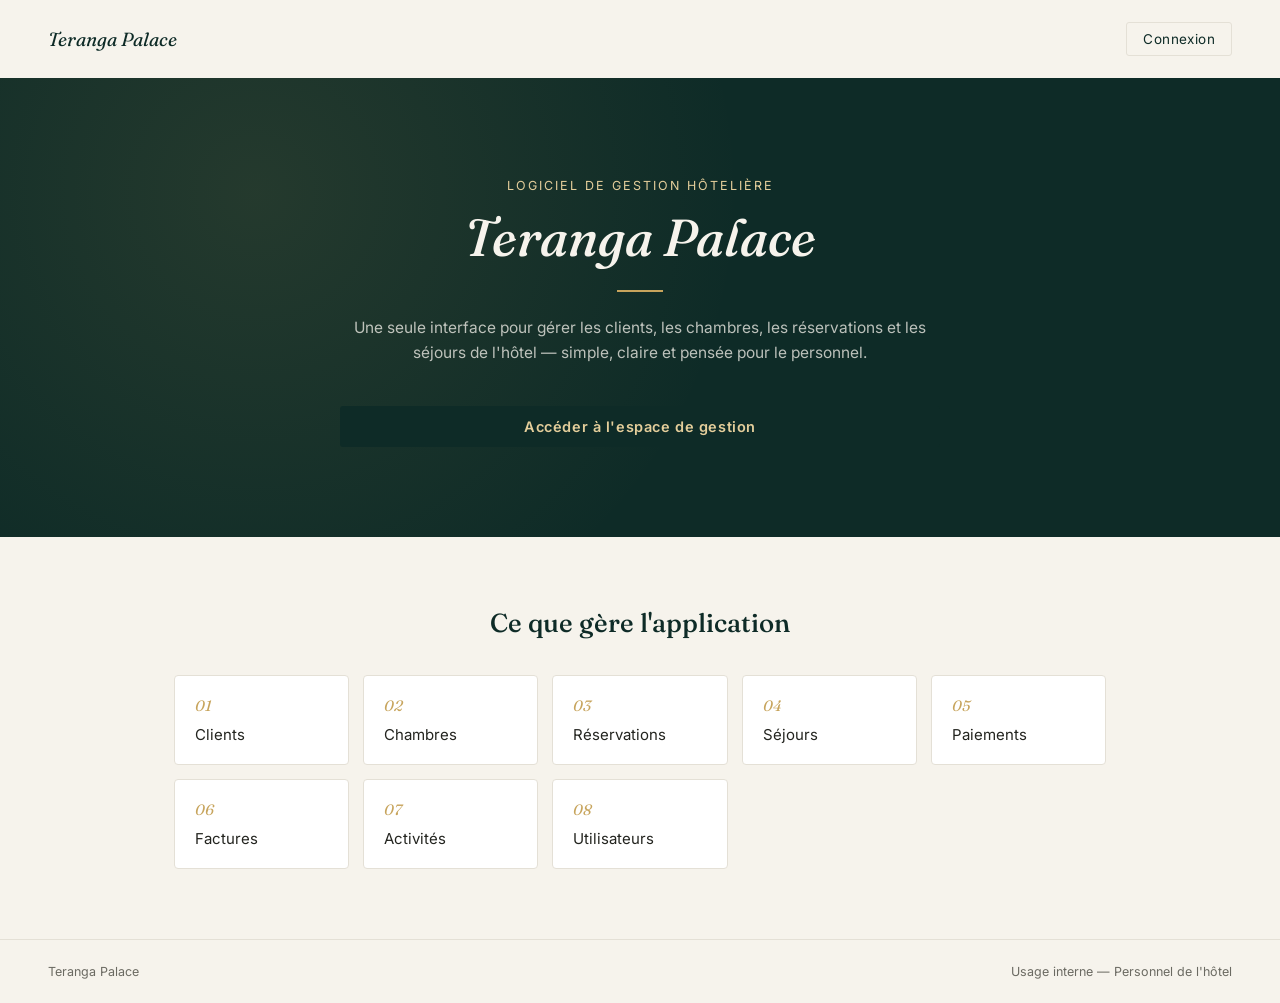
<file: index.html>
<!DOCTYPE html>
<html lang="fr">
<head>
<meta charset="UTF-8" />
<meta name="viewport" content="width=device-width, initial-scale=1.0" />
<title>TERANGA PALACE — Logiciel de Gestion Hôtelière</title>
<link rel="preconnect" href="https://fonts.googleapis.com">
<link href="https://fonts.googleapis.com/css2?family=Fraunces:ital,wght@0,500;1,500&family=Inter:wght@400;500;600&display=swap" rel="stylesheet">
<link rel="stylesheet" href="css/style.css" />
</head>
<body>

<div class="page-accueil">

    <header class="entete-publique">
        <span class="nom-entete">Teranga Palace</span>
        <a href="connexion.html" class="lien-connexion">Connexion</a>
    </header>

    <section class="hero">
        <div class="hero-contenu">
            <div class="sous-titre">Logiciel de Gestion Hôtelière</div>
            <h1>Teranga Palace</h1>
            <div class="trait"></div>
            <p class="accroche">
                Une seule interface pour gérer les clients, les chambres,
                les réservations et les séjours de l'hôtel — simple, claire
                et pensée pour le personnel.
            </p>
            <a href="connexion.html" class="bouton-principal bouton-hero">Accéder à l'espace de gestion</a>
        </div>
    </section>

    <section class="apercu">
        <div class="apercu-entete">
            <h2>Ce que gère l'application</h2>
        </div>
        <div class="grille-apercu">
            <div class="carte-apercu"><span class="chiffre">01</span><span>Clients</span></div>
            <div class="carte-apercu"><span class="chiffre">02</span><span>Chambres</span></div>
            <div class="carte-apercu"><span class="chiffre">03</span><span>Réservations</span></div>
            <div class="carte-apercu"><span class="chiffre">04</span><span>Séjours</span></div>
            <div class="carte-apercu"><span class="chiffre">05</span><span>Paiements</span></div>
            <div class="carte-apercu"><span class="chiffre">06</span><span>Factures</span></div>
            <div class="carte-apercu"><span class="chiffre">07</span><span>Activités</span></div>
            <div class="carte-apercu"><span class="chiffre">08</span><span>Utilisateurs</span></div>
        </div>
    </section>

    <footer class="pied-page">
        <span>Teranga Palace</span>
        <span>Usage interne — Personnel de l'hôtel</span>
    </footer>

</div>

</body>
</html>
</file>
<file: css/style.css>
/* ============================================
   TERANGA PALACE — Feuille de style unique
   ============================================ */

:root {
    --vert-nuit: #0E2B27;
    --vert-nuit-clair: #17423C;
    --or: #C7A45C;
    --or-clair: #E4CE9B;
    --ivoire: #F6F3EC;
    --blanc: #FFFFFF;
    --texte: #23241F;
    --texte-doux: #6B6A62;
    --bordure: #E4E0D6;
    --rouge: #B3453D;
    --vert-succes: #4C7A63;

    --police-titre: "Fraunces", Georgia, serif;
    --police-texte: "Inter", -apple-system, sans-serif;
}

* { box-sizing: border-box; margin: 0; padding: 0; }

body {
    font-family: var(--police-texte);
    color: var(--texte);
    background: var(--ivoire);
    -webkit-font-smoothing: antialiased;
}

a { text-decoration: none; color: inherit; }
button { font-family: inherit; cursor: pointer; }

/* ---------- Logo ---------- */

.logo {
    height: 40px;
    width: auto;
    display: block;
}

.entete-publique .logo { height: 34px; }
.sidebar .logo { height: 32px; margin-bottom: 6px; }
.logo-connexion { height: 48px; margin: 0 auto 14px; }

/* ---------- Page d'accueil publique ---------- */

.page-accueil { background: var(--ivoire); min-height: 100vh; }

.entete-publique {
    display: flex;
    align-items: center;
    justify-content: space-between;
    padding: 22px 48px;
}

.entete-publique .nom-entete {
    display: flex;
    align-items: center;
    gap: 10px;
    font-family: var(--police-titre);
    font-style: italic;
    font-size: 19px;
    color: var(--vert-nuit);
}

.entete-publique .lien-connexion {
    font-size: 13.5px;
    letter-spacing: 0.03em;
    color: var(--vert-nuit);
    border: 1px solid var(--bordure);
    padding: 8px 16px;
    border-radius: 3px;
    transition: border-color 0.15s ease;
}

.entete-publique .lien-connexion:hover { border-color: var(--or); }

.hero {
    background:
        radial-gradient(circle at 20% 25%, rgba(199,164,92,0.12), transparent 45%),
        var(--vert-nuit);
    padding: 100px 24px 90px;
    text-align: center;
}

.hero-contenu { max-width: 600px; margin: 0 auto; }

.hero .sous-titre {
    font-size: 12.5px;
    letter-spacing: 0.16em;
    text-transform: uppercase;
    color: var(--or-clair);
    margin-bottom: 16px;
}

.hero h1 {
    font-family: var(--police-titre);
    font-style: italic;
    font-weight: 500;
    font-size: 52px;
    color: var(--ivoire);
    line-height: 1.1;
}

.hero .trait { width: 46px; height: 2px; background: var(--or); margin: 24px auto; }

.hero .accroche {
    color: rgba(246,243,236,0.75);
    font-size: 15.5px;
    line-height: 1.6;
    margin-bottom: 34px;
}

.bouton-hero {
    display: inline-block;
    width: auto;
    padding: 13px 30px;
    background: var(--or);
    color: var(--vert-nuit);
    font-weight: 600;
}

.bouton-hero:hover { background: var(--or-clair); }

.apercu { max-width: 980px; margin: 0 auto; padding: 70px 24px; }

.apercu-entete { text-align: center; margin-bottom: 36px; }

.apercu-entete h2 {
    font-family: var(--police-titre);
    font-weight: 500;
    font-size: 26px;
    color: var(--vert-nuit);
}

.grille-apercu {
    display: grid;
    grid-template-columns: repeat(auto-fit, minmax(160px, 1fr));
    gap: 14px;
}

.carte-apercu {
    background: var(--blanc);
    border: 1px solid var(--bordure);
    border-radius: 4px;
    padding: 20px;
    display: flex;
    flex-direction: column;
    gap: 10px;
}

.carte-apercu .chiffre {
    font-family: var(--police-titre);
    font-style: italic;
    color: var(--or);
    font-size: 15px;
}

.carte-apercu span:last-child { font-size: 15px; color: var(--texte); }

.pied-page {
    display: flex;
    justify-content: space-between;
    padding: 24px 48px;
    border-top: 1px solid var(--bordure);
    font-size: 12.5px;
    color: var(--texte-doux);
}

/* ---------- Page de connexion ---------- */

.lien-retour {
    position: absolute;
    top: 26px;
    left: 32px;
    font-size: 13px;
    color: rgba(246,243,236,0.7);
}

.lien-retour:hover { color: var(--or-clair); }

.page-connexion {
    position: relative;
    min-height: 100vh;
    display: flex;
    align-items: center;
    justify-content: center;
    background:
        radial-gradient(circle at 15% 20%, rgba(199,164,92,0.10), transparent 45%),
        var(--vert-nuit);
    padding: 24px;
}

.carte-connexion {
    width: 100%;
    max-width: 400px;
    background: var(--blanc);
    border-radius: 4px;
    padding: 44px 40px 36px;
    box-shadow: 0 30px 60px rgba(0,0,0,0.35);
}

.marque {
    text-align: center;
    margin-bottom: 32px;
}

.marque .nom {
    font-family: var(--police-titre);
    font-style: italic;
    font-size: 30px;
    letter-spacing: 0.02em;
    color: var(--vert-nuit);
}

.marque .trait {
    width: 42px;
    height: 2px;
    background: var(--or);
    margin: 14px auto;
}

.logo-sidebar { height: 32px; margin-bottom: 8px; }

.marque .sous-titre {
    font-size: 12.5px;
    letter-spacing: 0.14em;
    text-transform: uppercase;
    color: var(--texte-doux);
}

.champ {
    margin-bottom: 18px;
}

.champ label {
    display: block;
    font-size: 12.5px;
    letter-spacing: 0.05em;
    text-transform: uppercase;
    color: var(--texte-doux);
    margin-bottom: 6px;
}

.champ input,
.champ select {
    width: 100%;
    padding: 11px 13px;
    border: 1px solid var(--bordure);
    border-radius: 3px;
    font-size: 14.5px;
    font-family: inherit;
    background: var(--ivoire);
    color: var(--texte);
}

.champ input:focus,
.champ select:focus {
    outline: 2px solid var(--or);
    outline-offset: 1px;
    background: var(--blanc);
}

.bouton-principal {
    width: 100%;
    padding: 12px;
    background: var(--vert-nuit);
    color: var(--or-clair);
    border: none;
    border-radius: 3px;
    font-size: 14.5px;
    letter-spacing: 0.04em;
    margin-top: 6px;
    transition: background 0.15s ease;
}

.bouton-principal:hover { background: var(--vert-nuit-clair); }

.message-erreur {
    color: var(--rouge);
    font-size: 13px;
    margin-top: 12px;
    min-height: 16px;
    text-align: center;
}

/* ---------- Structure du dashboard ---------- */

.dashboard {
    display: grid;
    grid-template-columns: 240px 1fr;
    min-height: 100vh;
}

.sidebar {
    background: var(--vert-nuit);
    color: var(--ivoire);
    padding: 26px 18px;
    display: flex;
    flex-direction: column;
    box-shadow: 4px 0 18px rgba(0,0,0,0.14);
    position: relative;
    z-index: 5;
}

.sidebar .marque {
    text-align: left;
    margin-bottom: 22px;
    padding: 0 6px 20px;
    border-bottom: 1px solid rgba(246,243,236,0.08);
}

.sidebar .marque .nom {
    color: var(--or-clair);
    font-size: 21px;
}

.sidebar .marque .sous-titre {
    color: rgba(246,243,236,0.5);
    font-size: 10px;
    margin-top: 5px;
}

.menu { list-style: none; display: flex; flex-direction: column; gap: 2px; }

.menu li a {
    display: flex;
    align-items: center;
    gap: 11px;
    padding: 10px 14px;
    border-radius: 6px;
    font-size: 13.5px;
    color: rgba(246,243,236,0.72);
    border-left: 2px solid transparent;
    transition: background 0.15s ease, color 0.15s ease;
}

.menu li a svg {
    width: 17px;
    height: 17px;
    flex-shrink: 0;
    opacity: 0.85;
}

.menu li a:hover {
    background: rgba(246,243,236,0.06);
    color: var(--ivoire);
}

.menu li a.actif {
    background: rgba(199,164,92,0.14);
    color: var(--or-clair);
    border-left-color: var(--or);
    box-shadow: 0 1px 3px rgba(0,0,0,0.2);
}

.menu li a.actif svg { opacity: 1; }

.zone-principale { display: flex; flex-direction: column; min-width: 0; }

.entete {
    display: flex;
    align-items: center;
    justify-content: space-between;
    padding: 14px 32px;
    background: var(--blanc);
    border-bottom: 1px solid var(--bordure);
    box-shadow: 0 1px 2px rgba(14,43,39,0.03);
}

.entete .infos-utilisateur {
    display: flex;
    align-items: center;
    gap: 12px;
}

.avatar-initiales {
    width: 36px;
    height: 36px;
    border-radius: 50%;
    background: var(--vert-nuit);
    color: var(--or-clair);
    display: flex;
    align-items: center;
    justify-content: center;
    font-family: var(--police-titre);
    font-size: 14px;
    font-weight: 500;
    flex-shrink: 0;
}

.entete .infos-utilisateur .nom-role {
    text-align: right;
    line-height: 1.3;
}

.entete .infos-utilisateur .nom-role .role {
    display: block;
    font-size: 11.5px;
    color: var(--texte-doux);
    text-transform: uppercase;
    letter-spacing: 0.06em;
}

.bouton-deconnexion {
    background: transparent;
    border: 1px solid var(--bordure);
    padding: 8px 14px;
    border-radius: 3px;
    font-size: 13px;
    color: var(--texte);
    transition: border-color 0.15s ease, color 0.15s ease;
}

.bouton-deconnexion:hover { border-color: var(--rouge); color: var(--rouge); }

.content-box { padding: 30px 32px; }

.content-box > section { display: none; }
.content-box > section.actif { display: block; }

.entete-section {
    display: flex;
    align-items: center;
    justify-content: space-between;
    margin-bottom: 20px;
}

.entete-section h2 {
    font-family: var(--police-titre);
    font-weight: 500;
    font-size: 24px;
    color: var(--vert-nuit);
}

.btn-ajouter {
    background: var(--vert-nuit);
    color: var(--or-clair);
    border: none;
    padding: 10px 18px;
    border-radius: 3px;
    font-size: 13.5px;
}

.btn-ajouter:hover { background: var(--vert-nuit-clair); }

/* ---------- Tableau de bord (accueil) ---------- */

.grille-stats {
    display: grid;
    grid-template-columns: repeat(auto-fit, minmax(180px, 1fr));
    gap: 16px;
}

.carte-stat {
    background: var(--blanc);
    border: 1px solid var(--bordure);
    border-radius: 6px;
    padding: 20px;
    border-top: 3px solid var(--or);
    box-shadow: 0 1px 3px rgba(14,43,39,0.06), 0 1px 2px rgba(14,43,39,0.04);
    transition: box-shadow 0.15s ease, transform 0.15s ease;
}

.carte-stat:hover {
    box-shadow: 0 6px 16px rgba(14,43,39,0.10);
    transform: translateY(-1px);
}

.carte-stat .valeur {
    font-family: var(--police-titre);
    font-size: 30px;
    color: var(--vert-nuit);
}

.carte-stat .libelle {
    margin-top: 6px;
    font-size: 12.5px;
    text-transform: uppercase;
    letter-spacing: 0.05em;
    color: var(--texte-doux);
}

.grille-graphiques {
    display: grid;
    grid-template-columns: repeat(auto-fit, minmax(260px, 1fr));
    gap: 16px;
    margin-top: 20px;
}

.carte-graphique {
    background: var(--blanc);
    border: 1px solid var(--bordure);
    border-radius: 6px;
    padding: 20px;
    box-shadow: 0 1px 3px rgba(14,43,39,0.06), 0 1px 2px rgba(14,43,39,0.04);
}

.carte-graphique h3 {
    font-family: var(--police-titre);
    font-weight: 500;
    font-size: 15px;
    color: var(--vert-nuit);
    margin-bottom: 14px;
}

.carte-graphique canvas {
    max-height: 220px;
}

.carte-graphique-large {
    margin-top: 16px;
}

.carte-graphique-large canvas {
    max-height: 260px;
}

/* ---------- Tableaux ---------- */

.conteneur-tableau {
    background: var(--blanc);
    border: 1px solid var(--bordure);
    border-radius: 6px;
    overflow-x: auto;
    box-shadow: 0 1px 3px rgba(14,43,39,0.06), 0 1px 2px rgba(14,43,39,0.04);
}

table { width: 100%; border-collapse: collapse; font-size: 14px; }

thead { background: var(--ivoire); }

th, td {
    text-align: left;
    padding: 12px 16px;
    border-bottom: 1px solid var(--bordure);
}

th {
    font-size: 11.5px;
    text-transform: uppercase;
    letter-spacing: 0.05em;
    color: var(--texte-doux);
}

tbody tr:last-child td { border-bottom: none; }
tbody tr:hover { background: rgba(199,164,92,0.05); }

.etat-vide {
    text-align: center;
    color: var(--texte-doux);
    font-size: 13.5px;
    padding: 26px 16px !important;
}

.actions { display: flex; gap: 8px; }

.actions button {
    border: none;
    background: transparent;
    font-size: 12.5px;
    padding: 5px 9px;
    border-radius: 3px;
}

.btn-modifier { color: var(--vert-nuit); border: 1px solid var(--bordure) !important; }
.btn-supprimer { color: var(--rouge); border: 1px solid var(--bordure) !important; }
.btn-imprimer { color: var(--or); border: 1px solid var(--bordure) !important; }

/* ---------- Modale (formulaire ajout / modification) ---------- */

.modal {
    display: none;
    position: fixed;
    inset: 0;
    background: rgba(14,43,39,0.45);
    align-items: center;
    justify-content: center;
    z-index: 100;
}

.modal.actif { display: flex; }

.modal-contenu {
    background: var(--blanc);
    width: 100%;
    max-width: 420px;
    border-radius: 5px;
    padding: 28px;
    max-height: 85vh;
    overflow-y: auto;
}

.modal-titre {
    font-family: var(--police-titre);
    font-size: 19px;
    color: var(--vert-nuit);
    margin-bottom: 18px;
}

.actions-modal {
    display: flex;
    gap: 10px;
    margin-top: 6px;
}

.actions-modal button { flex: 1; padding: 10px; border-radius: 3px; font-size: 13.5px; }

.btn-annuler {
    background: var(--ivoire);
    border: 1px solid var(--bordure);
    color: var(--texte);
}

.btn-enregistrer {
    background: var(--vert-nuit);
    color: var(--or-clair);
    border: none;
}

.bouton-hamburger {
    display: none;
    background: transparent;
    border: none;
    color: var(--ivoire);
    line-height: 1;
    cursor: pointer;
    padding: 6px 8px;
}

.bouton-hamburger svg { width: 22px; height: 22px; }

/* ---------- Responsive ---------- */

@media (max-width: 820px) {
    .dashboard { grid-template-columns: 1fr; }

    .sidebar {
        flex-direction: row;
        align-items: center;
        justify-content: space-between;
        padding: 14px 18px;
        position: relative;
        overflow: visible;
        box-shadow: 0 2px 10px rgba(0,0,0,0.16);
    }

    .sidebar .marque {
        margin-bottom: 0;
        padding: 0;
        border-bottom: none;
        display: flex;
        align-items: center;
        gap: 10px;
    }

    .sidebar .marque .sous-titre { display: none; }
    .sidebar .marque .logo { margin-bottom: 0; }
    .sidebar .marque .nom { font-size: 17px; }

    .bouton-hamburger { display: block; }

    .menu {
        display: none;
        flex-direction: column;
        position: absolute;
        top: 100%;
        left: 0;
        right: 0;
        background: var(--vert-nuit);
        padding: 8px 14px 18px;
        box-shadow: 0 10px 20px rgba(0,0,0,0.25);
        z-index: 20;
        gap: 3px;
    }

    .menu.ouvert { display: flex; }

    .menu li a { padding: 13px 14px; white-space: normal; font-size: 14.5px; }

    .content-box { padding: 18px; }

    .entete { padding: 12px 18px; flex-wrap: wrap; gap: 10px; }

    table { min-width: 600px; }

    .grille-graphiques { grid-template-columns: 1fr; }
}

@media (max-width: 560px) {
    .entete .infos-utilisateur .nom-role { display: none; }

    .entete-section { flex-wrap: wrap; gap: 10px; align-items: flex-start; }

    .entete-section h2 { font-size: 20px; }

    .btn-ajouter { width: 100%; text-align: center; }

    .grille-stats { grid-template-columns: repeat(2, 1fr); gap: 12px; }

    .carte-stat { padding: 16px; }

    .carte-stat .valeur { font-size: 24px; }

    .modal-contenu { padding: 22px; max-width: 92vw; }

    .actions { flex-wrap: wrap; }

    /* Page d'accueil publique */
    .entete-publique { padding: 18px 22px; }

    .hero { padding: 60px 20px 50px; }

    .hero h1 { font-size: 34px; }

    .hero .accroche { font-size: 14.5px; }

    .apercu { padding: 50px 20px; }

    .pied-page { flex-direction: column; gap: 6px; padding: 22px; text-align: center; }

    /* Page de connexion */
    .carte-connexion { padding: 32px 24px 28px; }

    .lien-retour { top: 18px; left: 18px; font-size: 12.5px; }
}
</file>
